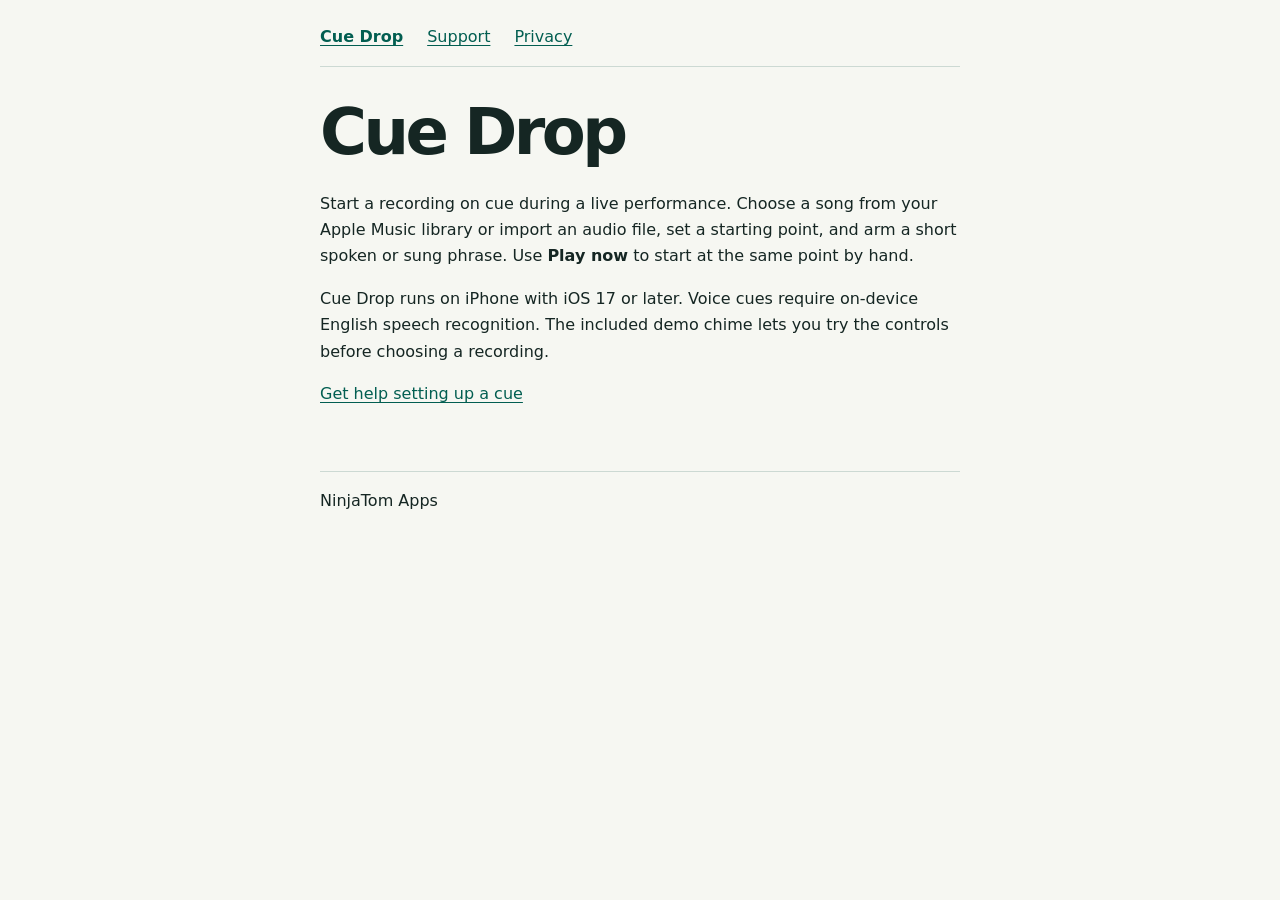
<file: index.html>
<!doctype html>
<html lang="en">
<head>
<meta charset="utf-8">
<meta name="viewport" content="width=device-width, initial-scale=1">
<title>Cue Drop</title>
<link rel="canonical" href="https://ninjatomonline.github.io/cue-drop-site/">
<link rel="stylesheet" href="site.css">
</head>
<body>
<header><nav aria-label="Main"><a href="index.html" aria-current="page">Cue Drop</a><a href="support.html">Support</a><a href="privacy.html">Privacy</a></nav></header>
<main>
<h1>Cue Drop</h1>
<p>Start a recording on cue during a live performance. Choose a song from your Apple Music library or import an audio file, set a starting point, and arm a short spoken or sung phrase. Use <strong>Play now</strong> to start at the same point by hand.</p>
<p>Cue Drop runs on iPhone with iOS 17 or later. Voice cues require on-device English speech recognition. The included demo chime lets you try the controls before choosing a recording.</p>
<p><a href="support.html">Get help setting up a cue</a></p>
</main>
<footer>NinjaTom Apps</footer>
</body>
</html>
</file>
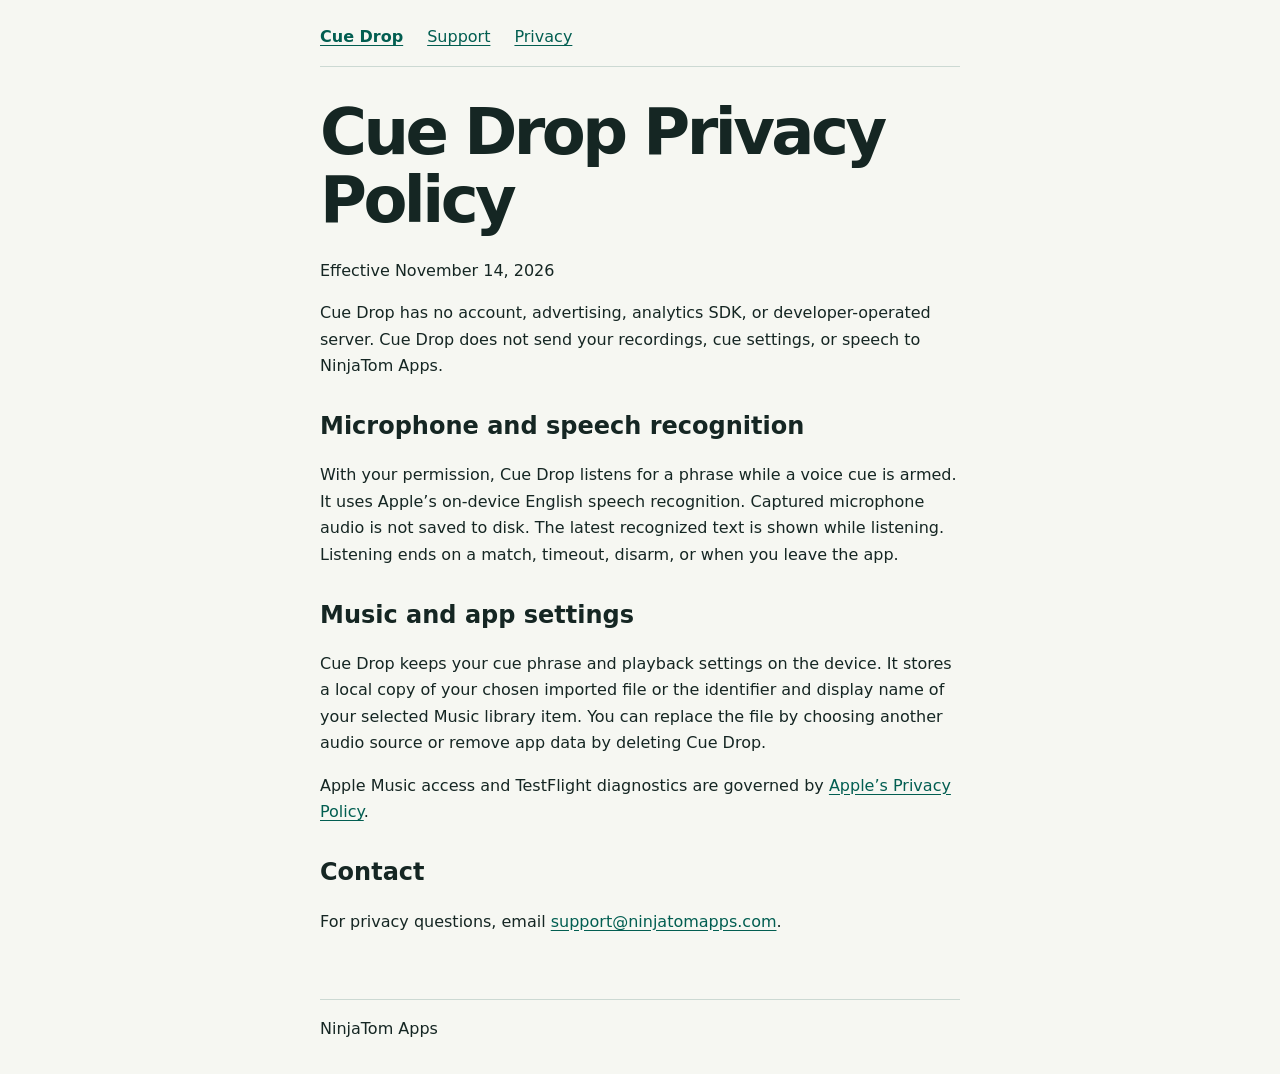
<file: privacy.html>
<!doctype html>
<html lang="en">
<head>
<meta charset="utf-8">
<meta name="viewport" content="width=device-width, initial-scale=1">
<title>Cue Drop Privacy Policy</title>
<link rel="canonical" href="https://ninjatomonline.github.io/cue-drop-site/privacy.html">
<link rel="stylesheet" href="site.css">
</head>
<body>
<header><nav aria-label="Main"><a href="index.html">Cue Drop</a><a href="support.html">Support</a><a href="privacy.html" aria-current="page">Privacy</a></nav></header>
<main>
<h1>Cue Drop Privacy Policy</h1>
<p>Effective November 14, 2026</p>
<p>Cue Drop has no account, advertising, analytics SDK, or developer-operated server. Cue Drop does not send your recordings, cue settings, or speech to NinjaTom Apps.</p>
<h2>Microphone and speech recognition</h2>
<p>With your permission, Cue Drop listens for a phrase while a voice cue is armed. It uses Apple&rsquo;s on-device English speech recognition. Captured microphone audio is not saved to disk. The latest recognized text is shown while listening. Listening ends on a match, timeout, disarm, or when you leave the app.</p>
<h2>Music and app settings</h2>
<p>Cue Drop keeps your cue phrase and playback settings on the device. It stores a local copy of your chosen imported file or the identifier and display name of your selected Music library item. You can replace the file by choosing another audio source or remove app data by deleting Cue Drop.</p>
<p>Apple Music access and TestFlight diagnostics are governed by <a href="https://www.apple.com/legal/privacy/">Apple&rsquo;s Privacy Policy</a>.</p>
<h2>Contact</h2>
<p>For privacy questions, email <a href="mailto:support@ninjatomapps.com">support@ninjatomapps.com</a>.</p>
</main>
<footer>NinjaTom Apps</footer>
</body>
</html>
</file>
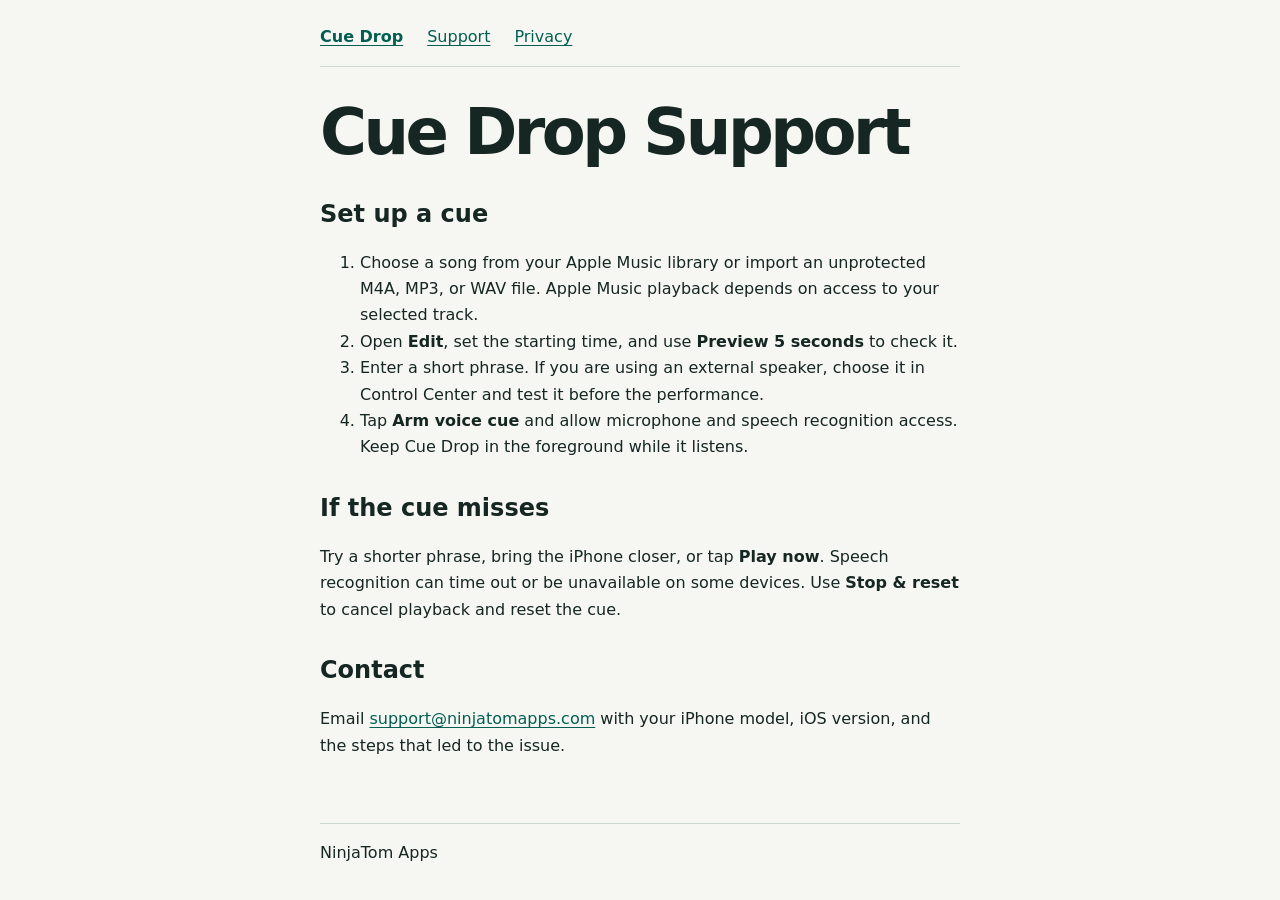
<file: support.html>
<!doctype html>
<html lang="en">
<head>
<meta charset="utf-8">
<meta name="viewport" content="width=device-width, initial-scale=1">
<title>Cue Drop Support</title>
<link rel="canonical" href="https://ninjatomonline.github.io/cue-drop-site/support.html">
<link rel="stylesheet" href="site.css">
</head>
<body>
<header><nav aria-label="Main"><a href="index.html">Cue Drop</a><a href="support.html" aria-current="page">Support</a><a href="privacy.html">Privacy</a></nav></header>
<main>
<h1>Cue Drop Support</h1>
<h2>Set up a cue</h2>
<ol>
  <li>Choose a song from your Apple Music library or import an unprotected M4A, MP3, or WAV file. Apple Music playback depends on access to your selected track.</li>
  <li>Open <strong>Edit</strong>, set the starting time, and use <strong>Preview 5 seconds</strong> to check it.</li>
  <li>Enter a short phrase. If you are using an external speaker, choose it in Control Center and test it before the performance.</li>
  <li>Tap <strong>Arm voice cue</strong> and allow microphone and speech recognition access. Keep Cue Drop in the foreground while it listens.</li>
</ol>
<h2>If the cue misses</h2>
<p>Try a shorter phrase, bring the iPhone closer, or tap <strong>Play now</strong>. Speech recognition can time out or be unavailable on some devices. Use <strong>Stop &amp; reset</strong> to cancel playback and reset the cue.</p>
<h2>Contact</h2>
<p>Email <a href="mailto:support@ninjatomapps.com">support@ninjatomapps.com</a> with your iPhone model, iOS version, and the steps that led to the issue.</p>
</main>
<footer>NinjaTom Apps</footer>
</body>
</html>
</file>
<file: site.css>
:root {
  color-scheme: light dark;
  font: 100%/1.65 system-ui, sans-serif;
  --paper: #f6f7f2;
  --ink: #152623;
  --link: #025e51;
  --rule: #ccd9d3;
}
@media (prefers-color-scheme: dark) {
  :root { --paper: #13221f; --ink: #eff6f2; --link: #9ee3ca; --rule: #46625a; }
}
body { margin: 0; background: var(--paper); color: var(--ink); }
header, main, footer { width: min(40rem, calc(100% - 3rem)); margin-inline: auto; }
header { border-bottom: 1px solid var(--rule); padding: 1.5rem 0 1rem; }
nav { display: flex; flex-wrap: wrap; gap: .5rem 1.5rem; }
nav a:first-child { font-weight: 750; }
main { padding: 2rem 0 3rem; }
h1 { font-size: clamp(2.25rem, 8vw, 4rem); line-height: 1.05; letter-spacing: -.055em; margin: 0 0 1.5rem; }
h2 { line-height: 1.3; margin-top: 2rem; }
a { color: var(--link); text-underline-offset: .2em; }
footer { border-top: 1px solid var(--rule); padding: 1rem 0 2rem; }
</file>
